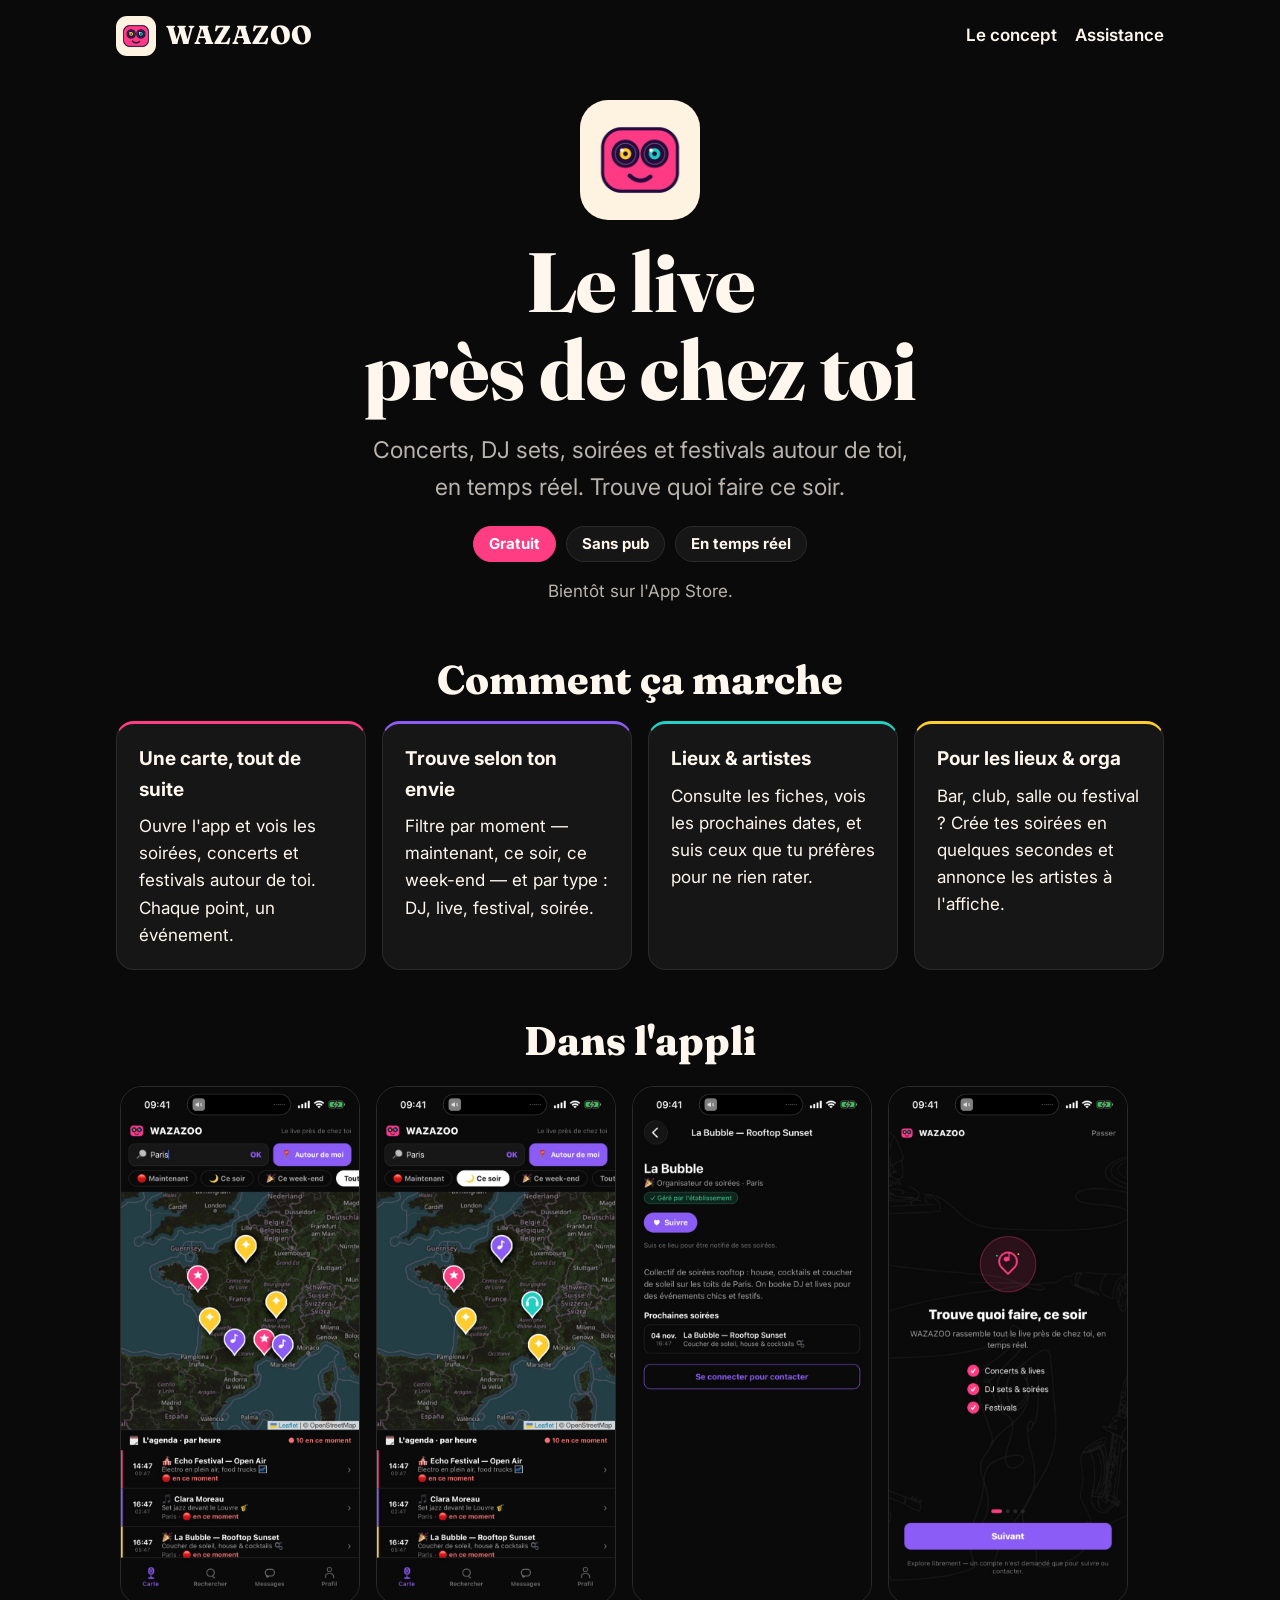
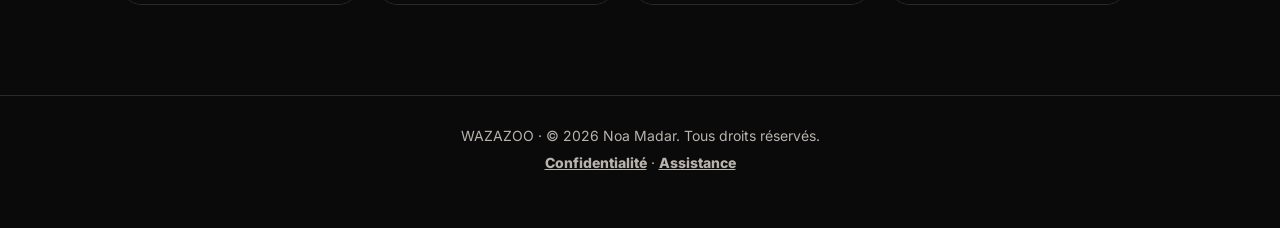
<file: index.html>
<!doctype html>
<html lang="fr">
<head>
<meta charset="utf-8">
<meta name="viewport" content="width=device-width, initial-scale=1">
<title>WAZAZOO — Le live près de chez toi</title>
<meta name="description" content="Concerts, DJ sets, soirées et festivals autour de toi, en temps réel. Trouve quoi faire ce soir.">
<meta property="og:title" content="WAZAZOO — Le live près de chez toi">
<meta property="og:description" content="Concerts, DJ sets, soirées et festivals autour de toi, en temps réel. Trouve quoi faire ce soir.">
<meta property="og:image" content="img/icon.png">
<link rel="icon" href="img/icon.png">
<link rel="apple-touch-icon" href="img/icon.png">
<link rel="preconnect" href="https://fonts.googleapis.com">
<link rel="preconnect" href="https://fonts.gstatic.com" crossorigin>
<link href="https://fonts.googleapis.com/css2?family=Fraunces:opsz,wght@9..144,600;9..144,800&family=Inter:wght@400;600;800&display=swap" rel="stylesheet">
<link rel="stylesheet" href="style.css">
</head>
<body>
<header class="top">
  <a class="brand" href="./"><img src="img/icon.png" alt="" width="40" height="40"><span>WAZAZOO</span></a>
  <nav><a href="./#concept">Le concept</a><a href="assistance.html">Assistance</a></nav>
</header>
<main>
  <section class="hero">
    <img class="mascot" src="img/icon.png" alt="Mascotte WAZAZOO" width="160" height="160">
    <h1>Le live<br>près de chez toi</h1>
    <p class="lead">Concerts, DJ sets, soirées et festivals autour de toi, en temps réel. Trouve quoi faire ce soir.</p>
    <p class="badges"><span class="pill pink">Gratuit</span><span class="pill">Sans pub</span><span class="pill">En temps réel</span></p>
    <p class="soon">Bientôt sur l'App Store.</p>
  </section>

  <section id="concept" class="steps">
    <h2>Comment ça marche</h2>
    <div class="grid">
      <div class="card pink"><strong>Une carte, tout de suite</strong><span>Ouvre l'app et vois les soirées, concerts et festivals autour de toi. Chaque point, un événement.</span></div>
      <div class="card purple"><strong>Trouve selon ton envie</strong><span>Filtre par moment — maintenant, ce soir, ce week-end — et par type : DJ, live, festival, soirée.</span></div>
      <div class="card teal"><strong>Lieux & artistes</strong><span>Consulte les fiches, vois les prochaines dates, et suis ceux que tu préfères pour ne rien rater.</span></div>
      <div class="card yellow"><strong>Pour les lieux & orga</strong><span>Bar, club, salle ou festival ? Crée tes soirées en quelques secondes et annonce les artistes à l'affiche.</span></div>
    </div>
  </section>

  <section class="shots">
    <h2>Dans l'appli</h2>
    <div class="strip">
      <img src="img/02-carte.jpg" alt="La carte du live autour de toi" width="300" height="651" loading="lazy">
      <img src="img/04-ce-soir.jpg" alt="Filtre : qu'est-ce qu'il y a ce soir ?" width="300" height="651" loading="lazy">
      <img src="img/03-fiche.jpg" alt="Les fiches des lieux et artistes" width="300" height="651" loading="lazy">
      <img src="img/01-onboarding.jpg" alt="Trouve quoi faire ce soir" width="300" height="651" loading="lazy">
    </div>
  </section>
</main>
<footer>
  <p>WAZAZOO · © 2026 Noa Madar. Tous droits réservés.</p>
  <p><a href="confidentialite.html">Confidentialité</a> · <a href="assistance.html">Assistance</a></p>
</footer>
</body>
</html>
</file>
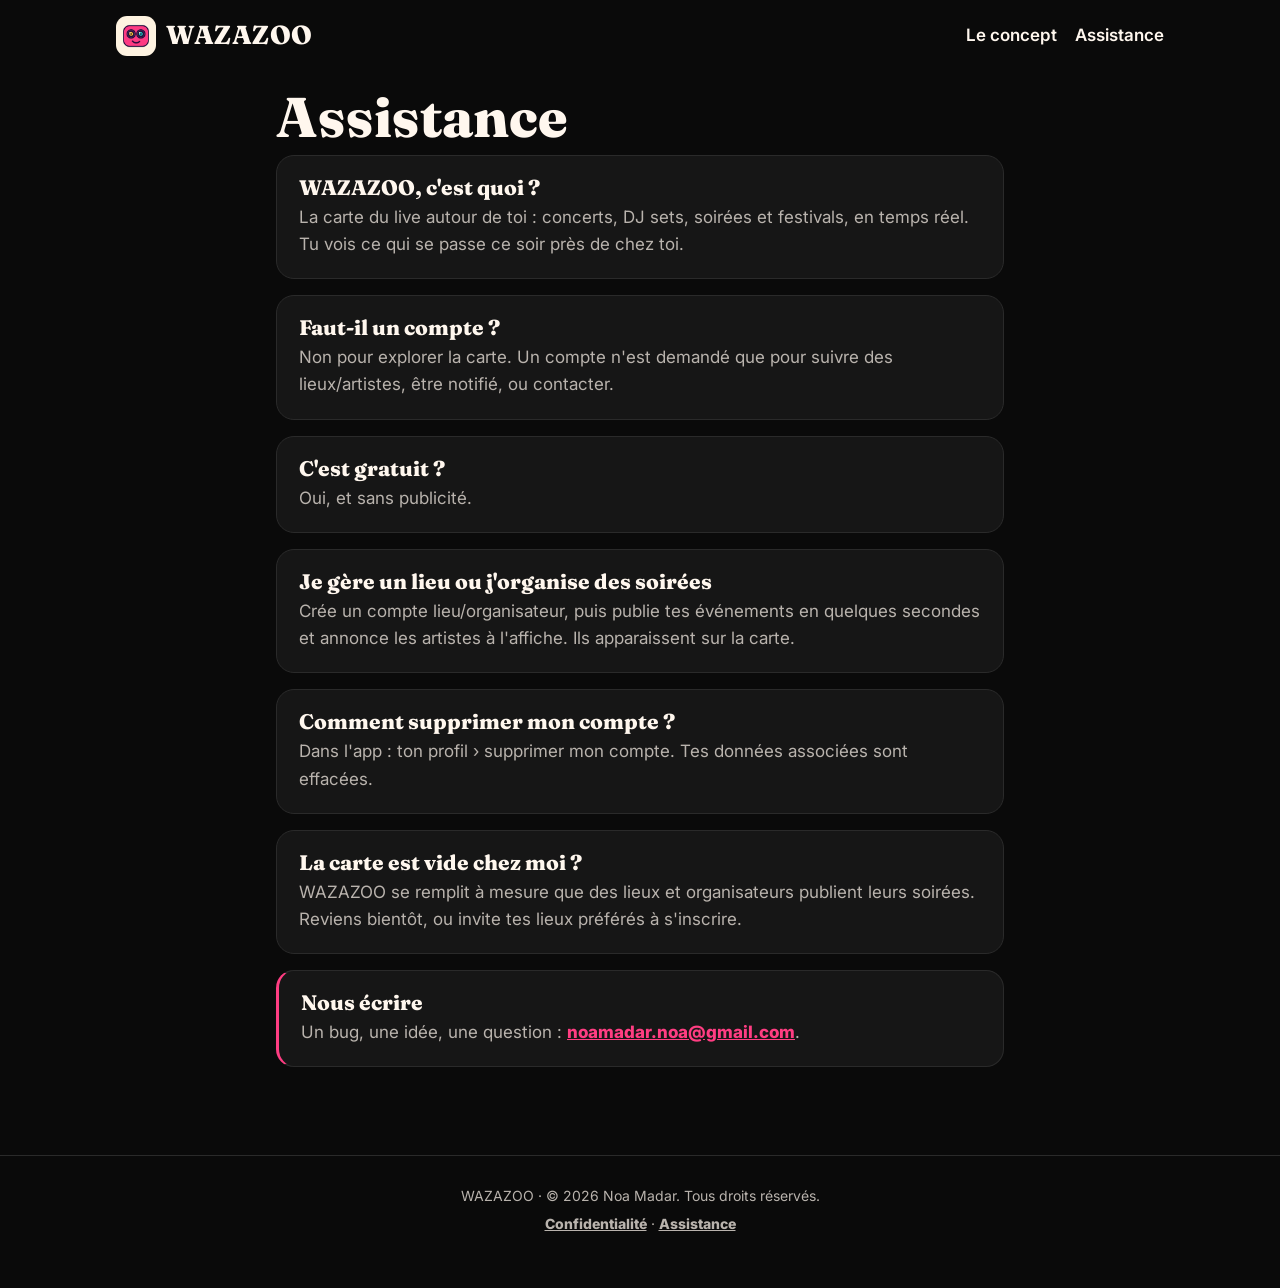
<file: assistance.html>
<!doctype html>
<html lang="fr">
<head>
<meta charset="utf-8">
<meta name="viewport" content="width=device-width, initial-scale=1">
<title>Assistance — WAZAZOO</title>
<meta name="description" content="Aide et contact pour WAZAZOO.">
<meta property="og:title" content="Assistance — WAZAZOO">
<meta property="og:description" content="Aide et contact pour WAZAZOO.">
<meta property="og:image" content="img/icon.png">
<link rel="icon" href="img/icon.png">
<link rel="apple-touch-icon" href="img/icon.png">
<link rel="preconnect" href="https://fonts.googleapis.com">
<link rel="preconnect" href="https://fonts.gstatic.com" crossorigin>
<link href="https://fonts.googleapis.com/css2?family=Fraunces:opsz,wght@9..144,600;9..144,800&family=Inter:wght@400;600;800&display=swap" rel="stylesheet">
<link rel="stylesheet" href="style.css">
</head>
<body>
<header class="top">
  <a class="brand" href="./"><img src="img/icon.png" alt="" width="40" height="40"><span>WAZAZOO</span></a>
  <nav><a href="./#concept">Le concept</a><a href="assistance.html">Assistance</a></nav>
</header>
<main class="doc">
  <h1>Assistance</h1>
  <section class="card"><h2>WAZAZOO, c'est quoi ?</h2><p>La carte du live autour de toi : concerts, DJ sets, soirées et festivals, en temps réel. Tu vois ce qui se passe ce soir près de chez toi.</p></section>
  <section class="card"><h2>Faut-il un compte ?</h2><p>Non pour explorer la carte. Un compte n'est demandé que pour suivre des lieux/artistes, être notifié, ou contacter.</p></section>
  <section class="card"><h2>C'est gratuit ?</h2><p>Oui, et sans publicité.</p></section>
  <section class="card"><h2>Je gère un lieu ou j'organise des soirées</h2><p>Crée un compte lieu/organisateur, puis publie tes événements en quelques secondes et annonce les artistes à l'affiche. Ils apparaissent sur la carte.</p></section>
  <section class="card"><h2>Comment supprimer mon compte ?</h2><p>Dans l'app : ton profil › supprimer mon compte. Tes données associées sont effacées.</p></section>
  <section class="card"><h2>La carte est vide chez moi ?</h2><p>WAZAZOO se remplit à mesure que des lieux et organisateurs publient leurs soirées. Reviens bientôt, ou invite tes lieux préférés à s'inscrire.</p></section>
  <section class="card pink"><h2>Nous écrire</h2><p>Un bug, une idée, une question : <a href="mailto:noamadar.noa@gmail.com">noamadar.noa@gmail.com</a>.</p></section>
</main>
<footer>
  <p>WAZAZOO · © 2026 Noa Madar. Tous droits réservés.</p>
  <p><a href="confidentialite.html">Confidentialité</a> · <a href="assistance.html">Assistance</a></p>
</footer>
</body>
</html>
</file>
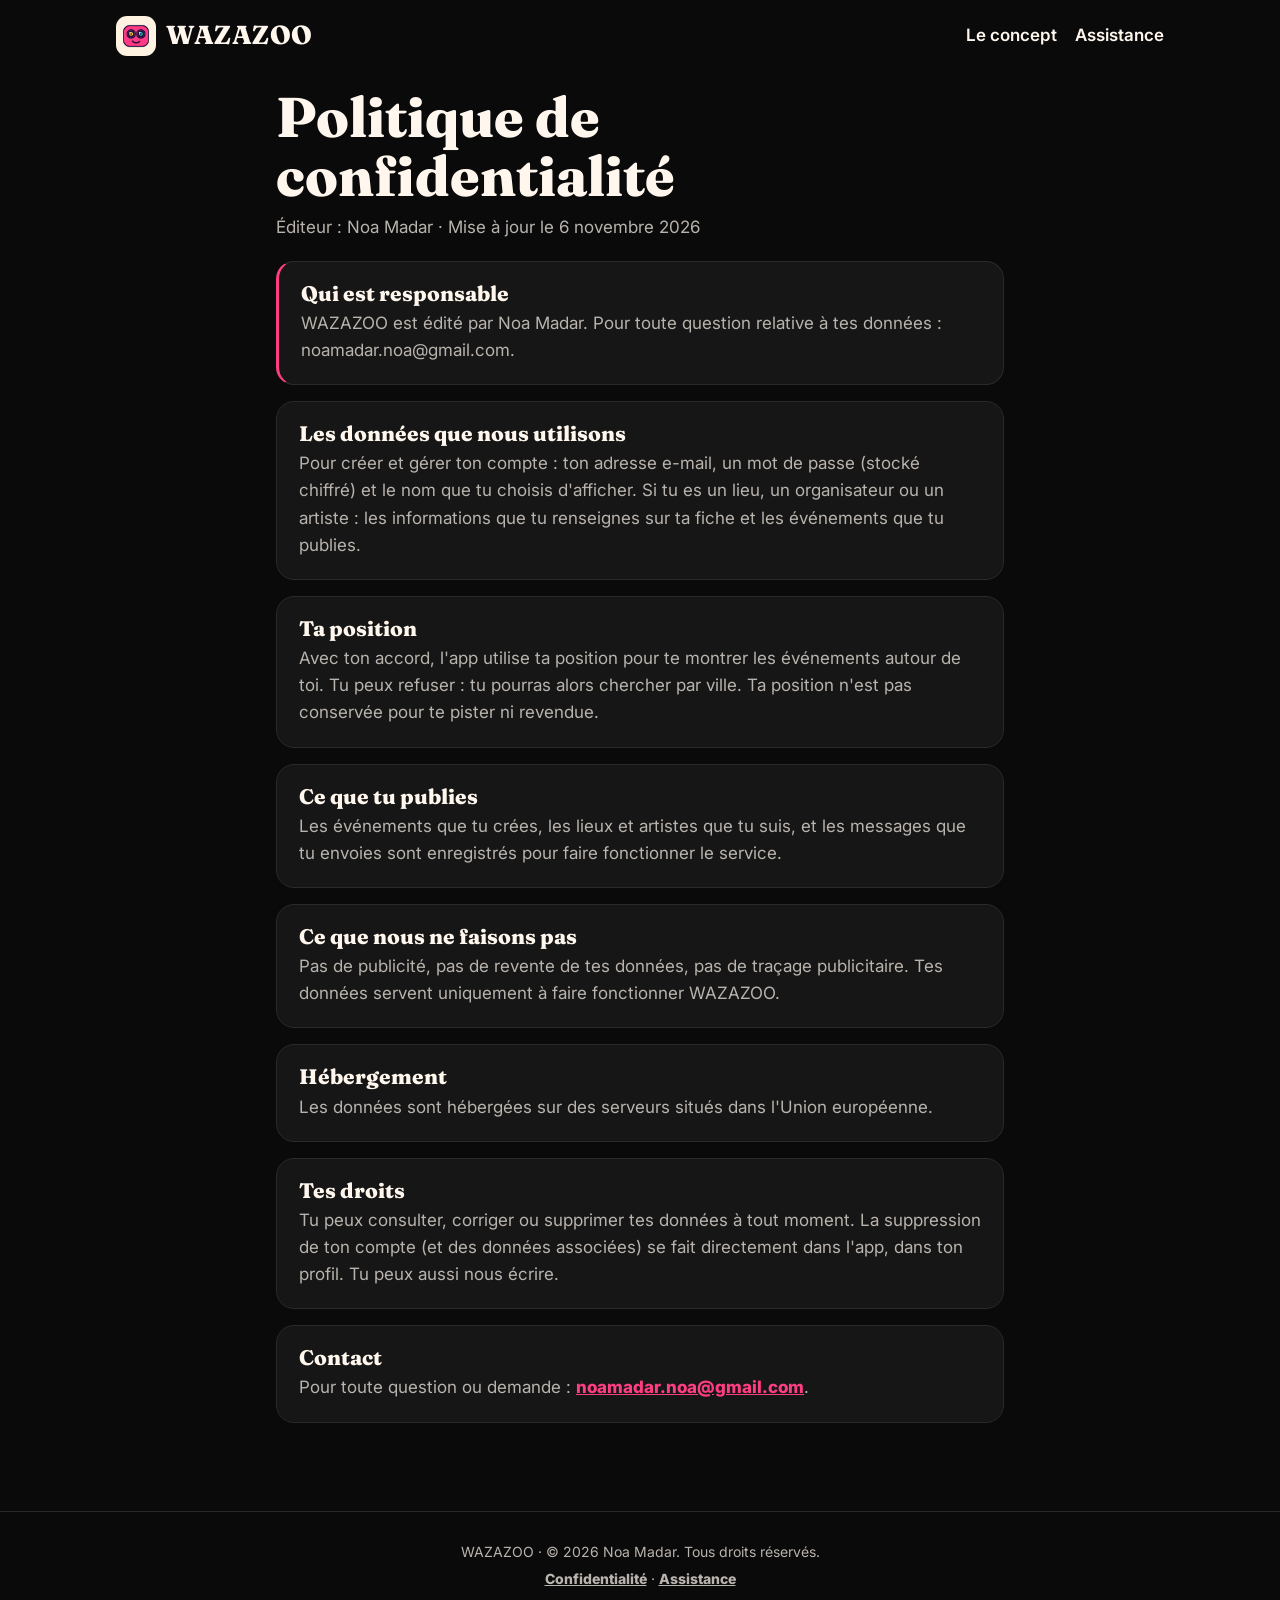
<file: confidentialite.html>
<!doctype html>
<html lang="fr">
<head>
<meta charset="utf-8">
<meta name="viewport" content="width=device-width, initial-scale=1">
<title>Confidentialité — WAZAZOO</title>
<meta name="description" content="Politique de confidentialité de WAZAZOO.">
<meta property="og:title" content="Confidentialité — WAZAZOO">
<meta property="og:description" content="Politique de confidentialité de WAZAZOO.">
<meta property="og:image" content="img/icon.png">
<link rel="icon" href="img/icon.png">
<link rel="apple-touch-icon" href="img/icon.png">
<link rel="preconnect" href="https://fonts.googleapis.com">
<link rel="preconnect" href="https://fonts.gstatic.com" crossorigin>
<link href="https://fonts.googleapis.com/css2?family=Fraunces:opsz,wght@9..144,600;9..144,800&family=Inter:wght@400;600;800&display=swap" rel="stylesheet">
<link rel="stylesheet" href="style.css">
</head>
<body>
<header class="top">
  <a class="brand" href="./"><img src="img/icon.png" alt="" width="40" height="40"><span>WAZAZOO</span></a>
  <nav><a href="./#concept">Le concept</a><a href="assistance.html">Assistance</a></nav>
</header>
<main class="doc">
  <h1>Politique de confidentialité</h1>
  <p class="meta">Éditeur : Noa Madar · Mise à jour le 6 novembre 2026</p>
  <section class="card pink"><h2>Qui est responsable</h2><p>WAZAZOO est édité par Noa Madar. Pour toute question relative à tes données : noamadar.noa@gmail.com.</p></section>
  <section class="card"><h2>Les données que nous utilisons</h2><p>Pour créer et gérer ton compte : ton adresse e-mail, un mot de passe (stocké chiffré) et le nom que tu choisis d'afficher. Si tu es un lieu, un organisateur ou un artiste : les informations que tu renseignes sur ta fiche et les événements que tu publies.</p></section>
  <section class="card"><h2>Ta position</h2><p>Avec ton accord, l'app utilise ta position pour te montrer les événements autour de toi. Tu peux refuser : tu pourras alors chercher par ville. Ta position n'est pas conservée pour te pister ni revendue.</p></section>
  <section class="card"><h2>Ce que tu publies</h2><p>Les événements que tu crées, les lieux et artistes que tu suis, et les messages que tu envoies sont enregistrés pour faire fonctionner le service.</p></section>
  <section class="card"><h2>Ce que nous ne faisons pas</h2><p>Pas de publicité, pas de revente de tes données, pas de traçage publicitaire. Tes données servent uniquement à faire fonctionner WAZAZOO.</p></section>
  <section class="card"><h2>Hébergement</h2><p>Les données sont hébergées sur des serveurs situés dans l'Union européenne.</p></section>
  <section class="card"><h2>Tes droits</h2><p>Tu peux consulter, corriger ou supprimer tes données à tout moment. La suppression de ton compte (et des données associées) se fait directement dans l'app, dans ton profil. Tu peux aussi nous écrire.</p></section>
  <section class="card"><h2>Contact</h2><p>Pour toute question ou demande : <a href="mailto:noamadar.noa@gmail.com">noamadar.noa@gmail.com</a>.</p></section>
</main>
<footer>
  <p>WAZAZOO · © 2026 Noa Madar. Tous droits réservés.</p>
  <p><a href="confidentialite.html">Confidentialité</a> · <a href="assistance.html">Assistance</a></p>
</footer>
</body>
</html>
</file>
<file: style.css>
:root{--bg:#0a0a0a;--ink:#FFF7EE;--soft:#b9b3ad;--card:#161616;--line:#2a2a2a;--pink:#FF3D82;--purple:#8b5cf6;--teal:#21D0C3;--yellow:#FFCE2E}
*{box-sizing:border-box}
html{-webkit-text-size-adjust:100%}
body{margin:0;background:var(--bg);color:var(--ink);font:400 17px/1.6 Inter,system-ui,sans-serif}
a{color:var(--pink);font-weight:800}
h1,h2,.brand span{font-family:"Fraunces",Georgia,serif;line-height:1.05}
.top{display:flex;align-items:center;justify-content:space-between;gap:12px;flex-wrap:wrap;max-width:1080px;margin:0 auto;padding:16px}
.brand{display:flex;align-items:center;gap:10px;text-decoration:none;color:var(--ink)}
.brand img{border-radius:11px}
.brand span{font-size:26px;font-weight:800;letter-spacing:.5px}
nav{display:flex;gap:18px}
nav a{color:var(--ink);text-decoration:none;font-weight:600}
main{max-width:1080px;margin:0 auto;padding:0 16px 48px}
.hero{text-align:center;padding:28px 0 44px;display:flex;flex-direction:column;align-items:center;gap:14px}
.mascot{width:120px;height:120px;border-radius:28px}
.hero h1{font-size:clamp(44px,9vw,84px);font-weight:800;margin:4px 0}
.lead{font-size:clamp(18px,2.6vw,23px);color:var(--soft);max-width:560px;margin:0}
.badges{display:flex;gap:10px;flex-wrap:wrap;justify-content:center;margin:6px 0 0}
.pill{border:1px solid var(--line);border-radius:999px;background:var(--card);padding:5px 15px;font-weight:700;font-size:15px}
.pill.pink{background:var(--pink);border-color:var(--pink);color:#fff}
.soon{color:var(--soft);margin:2px 0 0}
h2{font-size:clamp(28px,5vw,40px);font-weight:800;margin:10px 0 20px;text-align:center}
.grid{display:grid;grid-template-columns:repeat(auto-fit,minmax(240px,1fr));gap:16px}
.card{background:var(--card);border:1px solid var(--line);border-radius:18px;padding:20px 22px;margin:0 0 16px}
.grid .card{margin:0;display:flex;flex-direction:column;gap:8px;border-top:3px solid var(--line)}
.grid .card strong{font-size:19px}
.card.pink{border-top-color:var(--pink)}.card.purple{border-top-color:var(--purple)}.card.teal{border-top-color:var(--teal)}.card.yellow{border-top-color:var(--yellow)}
.shots{padding-top:40px}
.strip{display:flex;gap:16px;overflow-x:auto;padding:4px 4px 18px;scroll-snap-type:x mandatory}
.strip img{flex:0 0 auto;width:min(240px,62vw);height:auto;border-radius:22px;border:1px solid var(--line);scroll-snap-align:start}
.doc{max-width:760px}
.doc h1{font-size:clamp(36px,7vw,56px);font-weight:800;margin:16px 0 8px;text-align:left}
.doc h2{font-size:21px;font-weight:800;margin:0 0 6px;text-align:left}
.doc .card{border:1px solid var(--line)}
.doc .card.pink{border-left:3px solid var(--pink)}
.doc .card p{margin:0;color:var(--soft)}
.doc .card p a{color:var(--pink)}
.meta{color:var(--soft);margin:0 0 20px}
footer{text-align:center;color:var(--soft);padding:24px 16px 48px;font-size:14px;border-top:1px solid var(--line);margin-top:24px}
footer p{margin:5px 0}footer a{color:var(--soft)}
</file>
